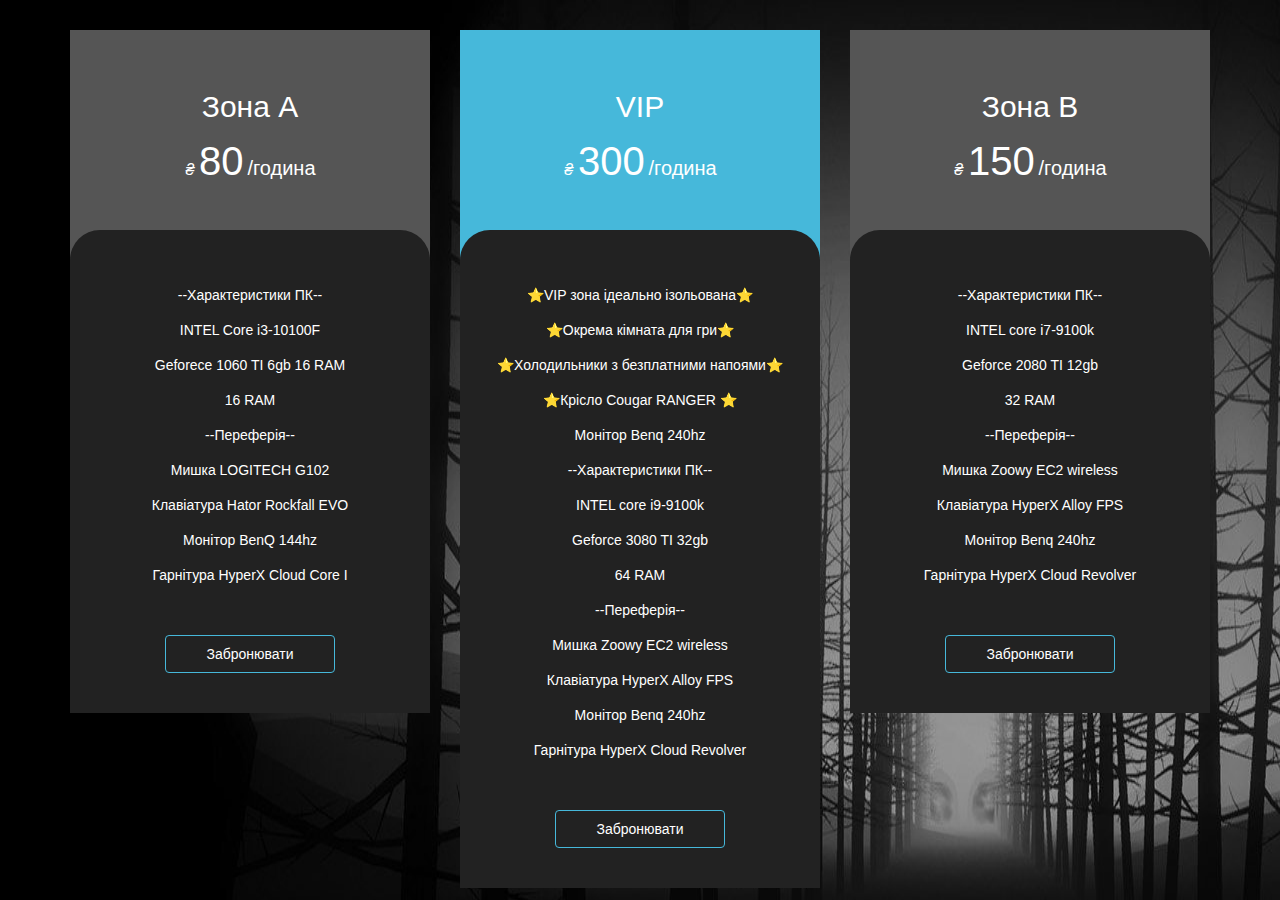
<file: shop.html>
<!DOCTYPE html> 
<html>
<head lang="en">
    <meta charset="UTF-8">
    <title>Список цін</title>
    <link href="https://fonts.googleapis.com/css?family=Alegreya+Sans" rel="stylesheet">
    <link rel="stylesheet" href="https://maxcdn.bootstrapcdn.com/font-awesome/4.6.3/css/font-awesome.min.css" type="text/css"/>
    <link rel="stylesheet" href="https://maxcdn.bootstrapcdn.com/bootstrap/3.3.7/css/bootstrap.min.css" integrity="sha384-BVYiiSIFeK1dGmJRAkycuHAHRg32OmUcww7on3RYdg4Va+PmSTsz/K68vbdEjh4u" crossorigin="anonymous">
    <link rel="stylesheet" href="css/shop.css"> 
  </head>
<body>
<div class="container">
    <h1></h1>
    <div class="row">
        <div class="col-md-4 col-sm-6">
            <div class="pricing_table">
                <div class="pricing_table_header">
                    <i class=""></i>
                    <h2 class="title">Зона А</h2>
                    <span class="price-plan">
                        <i class="">₴</i>
                        <span class="price">80</span>
                        <span class="monthly_plan">/година</span>
                    </span>
                </div>
                <div class="pricing_table_plan">
                    <ul>
                        <li>--Характеристики ПК--</li>
                        <li>INTEL Core i3-10100F</li>
                        <li> Geforece 1060 TI 6gb 16 RAM</li>
                        <li>16 RAM</li>
                        <li>--Переферія--</li>
                        <li>Мишка LOGITECH G102</li>
                        <li>Клавіатура Hator Rockfall EVO</li>
                        <li>Монітор BenQ 144hz</li>
                        <li>Гарнітура HyperX Cloud Core I</li>
                    </ul>
                    <a href="form.html"><button class="btn btn-info">Забронювати </button></a>
                </div>
            </div>
        </div>
        <div class="col-md-4 col-sm-6">
            <div class="pricing_table active">
                <div class="pricing_table_header">
                    <i class=""></i>
                    <h2 class="title">VIP</h2>
                    <span class="price-plan">
                        <i class="₴">₴</i>
                        <span class="price">300</span>
                        <span class="monthly_plan">/година</span>
                    </span>
                </div>
                <div class="pricing_table_plan">
                    <ul>
                        <li>⭐VIP зона ідеально ізольована⭐</li>
                        <li>⭐Окрема кімната для гри⭐</li>
                        <li>⭐Холодильники з безплатними напоями⭐</li>
                        <li>⭐Крісло Cougar RANGER ⭐</li>
                        <li>Монітор Benq 240hz</li>
                        <li>--Характеристики ПК--</li>
                        <li>INTEL core i9-9100k</li>
                        <li> Geforce 3080 TI 32gb</li>
                        <li>64 RAM</li>
                        <li>--Переферія--</li>
                        <li>Мишка Zoowy EC2 wireless</li>
                        <li>Клавіатура HyperX Alloy FPS</li>
                        <li>Монітор Benq 240hz</li>
                        <li>Гарнітура HyperX Cloud Revolver</li>
                    </ul>
                    <a href="form.html"><button class="btn btn-info">Забронювати </button></a>
                </div>
            </div>
        </div>
        <div class="col-md-4 col-sm-6">
            <div class="pricing_table">
                <div class="pricing_table_header">
                    <i class=""></i>
                    <h2 class="title">Зона В</h2>
                    <span class="price-plan">
                        <i class="">₴</i>
                        <span class="price">150</span>
                        <span class="monthly_plan">/година</span>
                    </span>
                </div>
                <div class="pricing_table_plan">
                    <ul>
                        <li>--Характеристики ПК--</li>
                        <li>INTEL core i7-9100k</li>
                        <li> Geforce 2080 TI 12gb</li>
                        <li>32 RAM</li>
                        <li>--Переферія--</li>
                        <li>Мишка Zoowy EC2 wireless</li>
                        <li>Клавіатура HyperX Alloy FPS</li>
                        <li>Монітор Benq 240hz</li>
                        <li>Гарнітура HyperX Cloud Revolver</li>
                    </ul>
                    <a href="form.html"><button class="btn btn-info">Забронювати </button></a>
                </div>
            </div>
        </div>
    </div>
</div>
</body>
</html>
</file>
<file: css/shop.css>
body{
            background-size:cover;
  background-repeat: repeat;
  background-image: url(shop.jpg);
  -webkit- background-size: 1920px 1600px;
  background-size: 1920px 1600px;
  object-fit: fill;
  display: flex;

  left: 0px;

        }
        
        h1{
            color:#fff;
            font-size:30px;
            text-align: center;
            text-transform: capitalize;
        }
        .pricing_table{
            color:#fff;
            margin:10px 0;
            background:#555;
            text-align: center;
            transition: all 0.30s linear 0s;
        }
        .pricing_table:hover{
            background: #46B8DA;
        }
        .pricing_table.active,
        .pricing_table .pricing_table_plan .btn-info.active{
            background: #46B8DA;
        }
        .pricing_table:hover .pricing_table_plan .btn-info{
            background:#46B8DA;
        }
        .pricing_table_header{
            padding:40px;
        }
        .pricing_table_header > i{
            display: block;
            font-size:40px;
        }
        .pricing_table_header .title{
            display:block;
            text-transform: capitalize;
        }
        .pricing_table_header .price-plan{
            display:block;
        }
        .pricing_table_header .price-plan i{
            font-size:16px;
        }
        .pricing_table_header .price{
            font-size:40px;
        }
        .pricing_table_header .monthly_plan{
            font-size:20px;
        }
        .pricing_table .pricing_table_plan{
            border-top-right-radius:30px;
            border-top-left-radius:30px;
            padding:40px 20px;
            background:#222;
        }
        .pricing_table .pricing_table_plan ul{
            margin:0 0 50px;
            padding:0;
        }
        .pricing_table .pricing_table_plan ul li{
            list-style:none;
            margin:15px 0;
        }
        .pricing_table .pricing_table_plan .btn-info{
            padding:8px 40px;
            background: transparent;
            transition: all 0.30s linear 0s;
        }
</file>
